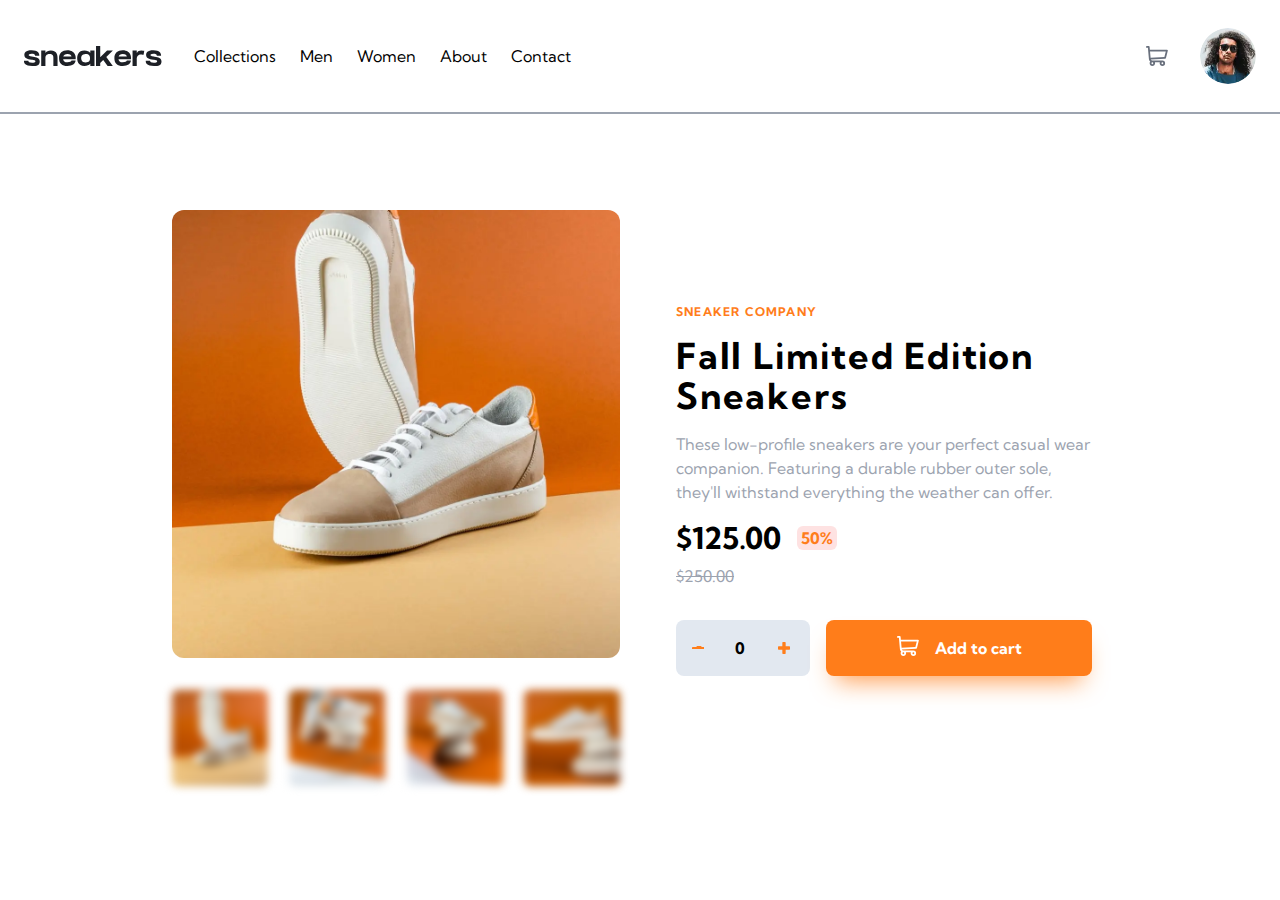
<file: index.html>
<!DOCTYPE html>
<html lang="en">

<head>
    <meta charset="UTF-8">
    <meta http-equiv="X-UA-Compatible" content="IE=edge">
    <meta name="viewport" content="width=device-width, initial-scale=1.0">
    <title>Ecommerce Product</title>
    <link rel="stylesheet" href="css/output.css">
    <script src="scripts/app.js" defer></script>
</head>

<body class="bg-white max-w-screen-2xl mx-auto">
    <div id="carousel-global"
        class="grid place-items-center content-center row-auto w-screen h-screen absolute top-0 left-0 z-30 before:shadow-3xl hidden">
        <div class="relative flex flex-col gap-6">
            <button id="btn-close-global" type="button" class="btn-close-carousel self-end scale-150">
                <svg width="14" height="15" xmlns="http://www.w3.org/2000/svg">
                    <path class="path-svg"
                        d="m11.596.782 2.122 2.122L9.12 7.499l4.597 4.597-2.122 2.122L7 9.62l-4.595 4.597-2.122-2.122L4.878 7.5.282 2.904 2.404.782l4.595 4.596L11.596.782Z"
                        fill="#69707D" fill-rule="evenodd" />
                </svg>
            </button>
            <div class="relative w-544 h-544">
                <div class="carousel relative overflow-x-hidden rounded-2xl">
                    <div class="carousel-inner relative w-full flex transition-all ease-in-out duration-500">
                        <img src="assets/images/image-product-4.webp" class="w-full" alt="">
                        <img src="assets/images/image-product-1.webp" class="w-full" alt="">
                        <img src="assets/images/image-product-2.webp" class="w-full" alt="">
                        <img src="assets/images/image-product-3.webp" class="w-full" alt="">
                        <img src="assets/images/image-product-4.webp" class="w-full" alt="">
                        <img src="assets/images/image-product-1.webp" class="w-full" alt="">
                    </div>
                </div>
                <div class="top-0 left-0 flex justify-between items-center w-full h-full absolute">
                    <button
                        class="btn-prev btn-controller-carousel w-14 h-14 rounded-full grid place-items-center -left-7 absolute bg-white">
                        <svg width="12" height="18" xmlns="http://www.w3.org/2000/svg">
                            <path class="path-svg" d="M11 1 3 9l8 8" stroke="#1D2026" stroke-width="3" fill="none"
                                fill-rule="evenodd" />
                        </svg>
                    </button>
                    <button
                        class="btn-next btn-controller-carousel w-14 h-14 rounded-full grid place-items-center -right-7 absolute bg-white">
                        <svg width="13" height="18" xmlns="http://www.w3.org/2000/svg">
                            <path class="path-svg" d="m2 1 8 8-8 8" stroke="#1D2026" stroke-width="3" fill="none"
                                fill-rule="evenodd" />
                        </svg>
                    </button>
                </div>
            </div>
            <div class="flex flex-row justify-center gap-7 mt-4">
                <button type="button" class="btn-img-thumbnail item-product-global">
                    <img src="assets/images/image-product-1-thumbnail.webp" alt="">
                </button>
                <button type="button" class="btn-img-thumbnail item-product-global">
                    <img src="assets/images/image-product-2-thumbnail.webp" alt="">
                </button>
                <button type="button" class="btn-img-thumbnail item-product-global">
                    <img src="assets/images/image-product-3-thumbnail.webp" alt="">
                </button>
                <button type="button" class="btn-img-thumbnail item-product-global">
                    <img src="assets/images/image-product-4-thumbnail.webp" alt="">
                </button>
            </div>
        </div>
    </div>
    <header
        class="relative bg-white flex justify-between items-center p-6 md:border-gray-400 md:border-b-2 md:border-solid">
        <div class="flex items-center gap-4 md:gap-8 md:h-16">
            <button class="md:hidden" type="button" id="button-menu-navbar-mobile">
                <svg width="16" height="15" xmlns="http://www.w3.org/2000/svg">
                    <path d="M16 12v3H0v-3h16Zm0-6v3H0V6h16Zm0-6v3H0V0h16Z" fill="#69707D" fill-rule="evenodd" />
                </svg>
            </button>
            <svg width="138" height="20" xmlns="http://www.w3.org/2000/svg">
                <path
                    d="M8.217 20c4.761 0 7.519-.753 7.519-4.606 0-3.4-3.38-4.172-6.66-4.682l-.56-.085-.279-.041-.35-.053c-2.7-.405-3.18-.788-3.18-1.471 0-.478.49-1.331 2.843-1.331 2.455 0 3.493.647 3.493 1.87v.134h4.281v-.133c0-2.389-1.35-5.238-7.774-5.238-5.952 0-7.201 2.584-7.201 4.752 0 3.097 2.763 4.086 7.223 4.675.21.028.433.054.659.081 1.669.197 3.172.42 3.172 1.585 0 1.01-1.615 1.222-3.298 1.222-2.797 0-3.784-.593-3.784-1.92v-.134H.002L0 14.926v.317c.008.79.118 1.913 1.057 2.862C2.303 19.362 4.712 20 8.217 20Zm13.21 0v-7.49c0-2.104.547-4.423 4.176-4.423 3.915 0 3.778 2.777 3.768 4.042V20h4.18v-7.768c0-2.264-.176-7.766-6.732-7.766-2.778 0-4.192.911-5.195 2.28h-.197V4.467H17.22V20h4.207Zm21.959 0c5.094 0 7.787-2.07 8.217-5.405H47.53c-.386 1.02-1.63 1.72-4.143 1.72-2.721 0-3.962-1.03-4.25-3.106h12.527c.24-2.13-.029-5.417-3.026-7.44v.005c-1.312-.915-3.056-1.465-5.251-1.465-5.24 0-8.336 2.772-8.336 7.845 0 5.17 3.02 7.846 8.336 7.846Zm4.099-9.574h-8.188c.486-1.574 1.764-2.431 4.089-2.431 2.994 0 3.755 1.267 4.099 2.431ZM70.499 20V4.457H66.29V6.74h-.176c-1.053-1.377-2.809-2.283-5.677-2.283-6.433 0-7.225 5.293-7.253 7.635v.137c0 2.092.732 7.771 7.241 7.771 2.914 0 4.684-.818 5.734-2.169h.131V20H70.5Zm-8.854-3.623c-3.996 0-4.447-3.032-4.447-4.148 0-1.21.426-4.148 4.455-4.148 3.631 0 4.374 2.044 4.374 4.148 0 2.35-.742 4.148-4.382 4.148ZM88.826 20l-6.529-9.045 6.588-6.488h-5.827l-6.836 6.756V0h-4.187v19.954h4.187V16.94l3.02-2.976L83.6 20h5.226Zm9.9 0c5.094 0 7.786-2.07 8.217-5.405h-4.074c-.387 1.02-1.63 1.72-4.143 1.72-2.721 0-3.962-1.03-4.25-3.106h12.527c.24-2.13-.029-5.417-3.026-7.44v.005c-1.312-.915-3.057-1.465-5.251-1.465-5.24 0-8.336 2.772-8.336 7.845 0 5.17 3.02 7.846 8.336 7.846Zm4.098-9.574h-8.187c.485-1.574 1.763-2.431 4.089-2.431 2.994 0 3.755 1.267 4.098 2.431ZM112.76 20v-6.97c0-2.103.931-4.542 4.05-4.542 1.33 0 2.393.236 2.785.346l.67-3.976c-.728-.16-1.626-.392-2.757-.392-2.665 0-3.622.794-4.486 2.282h-.262V4.466h-4.21V20h4.21Zm17.221 0c4.761 0 7.519-.753 7.519-4.606 0-3.4-3.38-4.172-6.66-4.682l-.56-.085-.279-.041-.349-.053c-2.701-.405-3.181-.788-3.181-1.471 0-.478.49-1.331 2.843-1.331 2.455 0 3.493.647 3.493 1.87v.134h4.282v-.133c0-2.389-1.35-5.238-7.775-5.238-5.952 0-7.201 2.584-7.201 4.752 0 3.097 2.763 4.086 7.224 4.675.21.028.432.054.658.081 1.669.197 3.172.42 3.172 1.585 0 1.01-1.615 1.222-3.298 1.222-2.796 0-3.784-.593-3.784-1.92v-.134h-4.319l-.001.301v.317c.008.79.117 1.913 1.056 2.862 1.246 1.257 3.655 1.895 7.16 1.895Z"
                    fill="#1D2026" fill-rule="nonzero" />
            </svg>
            <nav class="hidden md:block">
                <ul class="flex gap-3 flex-row font-kumbh-regular capitalize md:gap-6">
                    <li>
                        <a class="link-navbar" href="#">collections</a>
                    </li>
                    <li>
                        <a class="link-navbar" href="#">men</a>
                    </li>
                    <li>
                        <a class="link-navbar" href="#">women</a>
                    </li>
                    <li>
                        <a class="link-navbar" href="#">about</a>
                    </li>
                    <li>
                        <a class="link-navbar" href="#">contact</a>
                    </li>
                </ul>
            </nav>
        </div>
        <div class="flex items-center gap-4 md:gap-8">
            <button id="icon-cart-header" type="button">
                <span
                    class="text-white inline-block bg-orange rounded-full absolute -top-3.5 -right-3.5 px-3 scale-75 hidden">0</span>
                <svg width="22" height="20" xmlns="http://www.w3.org/2000/svg">
                    <path
                        d="M20.925 3.641H3.863L3.61.816A.896.896 0 0 0 2.717 0H.897a.896.896 0 1 0 0 1.792h1l1.031 11.483c.073.828.52 1.726 1.291 2.336C2.83 17.385 4.099 20 6.359 20c1.875 0 3.197-1.87 2.554-3.642h4.905c-.642 1.77.677 3.642 2.555 3.642a2.72 2.72 0 0 0 2.717-2.717 2.72 2.72 0 0 0-2.717-2.717H6.365c-.681 0-1.274-.41-1.53-1.009l14.321-.842a.896.896 0 0 0 .817-.677l1.821-7.283a.897.897 0 0 0-.87-1.114ZM6.358 18.208a.926.926 0 0 1 0-1.85.926.926 0 0 1 0 1.85Zm10.015 0a.926.926 0 0 1 0-1.85.926.926 0 0 1 0 1.85Zm2.021-7.243-13.8.81-.57-6.341h15.753l-1.383 5.53Z"
                        fill="#69707D" fill-rule="nonzero" />
                </svg>
            </button>
            <img class="rounded-full w-6 object-scale-down md:cursor-pointer md:w-14 md:hover:outline-4 md:hover:outline-orange md:hover:outline"
                src="assets/images/image-avatar.webp" alt="">
        </div>
        <div id="cart-card"
            class="shadow-cart-card flex flex-col rounded-lg bg-white absolute right-0 top-20 w-screen scale-95 z-30 md:w-96 md:right-8 md:top-24 md:scale-100 hidden">
            <h3 class="p-4 capitalize font-kumbh-bold">cart</h3>
            <span class="w-full border-gray-400 border-t-2 border-solid"></span>
            <div class="p-4 flex flex-col gap-4 rounded-lg hidden">
                <div class="flex justify-between items-center">
                    <img class="w-14 rounded-lg object-scale-down" src="assets/images/image-product-1-thumbnail.webp"
                        alt="">
                    <div>
                        <p class="text-lg text-gray-400 capitalize">fall limited edition
                            sneakers</p>
                        <div class="flex gap-2">
                            <span class="text-gray-400 font-kumbh-regular">$125.00 x <span>3</span></span>
                            <span class="font-kumbh-bold">$375.00</span>
                        </div>
                    </div>
                    <svg width="14" height="16" xmlns="http://www.w3.org/2000/svg"
                        xmlns:xlink="http://www.w3.org/1999/xlink">
                        <defs>
                            <path
                                d="M0 2.625V1.75C0 1.334.334 1 .75 1h3.5l.294-.584A.741.741 0 0 1 5.213 0h3.571a.75.75 0 0 1 .672.416L9.75 1h3.5c.416 0 .75.334.75.75v.875a.376.376 0 0 1-.375.375H.375A.376.376 0 0 1 0 2.625Zm13 1.75V14.5a1.5 1.5 0 0 1-1.5 1.5h-9A1.5 1.5 0 0 1 1 14.5V4.375C1 4.169 1.169 4 1.375 4h11.25c.206 0 .375.169.375.375ZM4.5 6.5c0-.275-.225-.5-.5-.5s-.5.225-.5.5v7c0 .275.225.5.5.5s.5-.225.5-.5v-7Zm3 0c0-.275-.225-.5-.5-.5s-.5.225-.5.5v7c0 .275.225.5.5.5s.5-.225.5-.5v-7Zm3 0c0-.275-.225-.5-.5-.5s-.5.225-.5.5v7c0 .275.225.5.5.5s.5-.225.5-.5v-7Z"
                                id="a" />
                        </defs>
                        <use fill="#C3CAD9" fill-rule="nonzero" xlink:href="#a" />
                    </svg>
                </div>
                <button type="button"
                    class="rounded-xl py-4 w-full bg-orange capitalize font-kumbh-bold text-white">checkout</button>
            </div>
            <div class="grid place-items-center w-full h-44">
                <p class="first-letter:capitalize text-gray-400 font-kumbh-bold">your cart is empty.</p>
            </div>
        </div>
    </header>
    <div class="h-screen w-3/4 flex gap-10 flex-col fixed top-0 left-0 bg-white transition-transform -translate-x-full p-6 z-50 md:hidden"
        id="container-hidden-navbar-mobile">
        <button class="self-start" type="button" id="button-close-navbar-mobile">
            <svg width="14" height="15" xmlns="http://www.w3.org/2000/svg">
                <path
                    d="m11.596.782 2.122 2.122L9.12 7.499l4.597 4.597-2.122 2.122L7 9.62l-4.595 4.597-2.122-2.122L4.878 7.5.282 2.904 2.404.782l4.595 4.596L11.596.782Z"
                    fill="#69707D" fill-rule="evenodd" />
            </svg>
        </button>
        <nav>
            <ul class="flex gap-3 flex-col font-kumbh-bold capitalize text-lg">
                <li>
                    <a href="#">collections</a>
                </li>
                <li>
                    <a href="#">men</a>
                </li>
                <li>
                    <a href="#">women</a>
                </li>
                <li>
                    <a href="#">about</a>
                </li>
                <li>
                    <a href="#">contact</a>
                </li>
            </ul>
        </nav>
    </div>
    <main class="relative w-full md:flex md:flex-row md:gap-10 md:px-10 md:py-24 justify-center">
        <div class="carousel relative overflow-hidden w-full h-full md:hidden">
            <div class="carousel-inner relative w-full flex transition-all ease-in-out duration-500">
                <img src="assets/images/image-product-4.webp" class="w-full" alt="">
                <img src="assets/images/image-product-1.webp" class="w-full" alt="">
                <img src="assets/images/image-product-2.webp" class="w-full" alt="">
                <img src="assets/images/image-product-3.webp" class="w-full" alt="">
                <img src="assets/images/image-product-4.webp" class="w-full" alt="">
                <img src="assets/images/image-product-1.webp" class="w-full" alt="">
            </div>
            <div class="top-0 left-0 flex justify-between items-center w-full h-full absolute">
                <button class="btn-prev w-10 h-10 rounded-full grid place-items-center left-4 absolute bg-white">
                    <svg width="12" height="18" xmlns="http://www.w3.org/2000/svg">
                        <path d="M11 1 3 9l8 8" stroke="#1D2026" stroke-width="3" fill="none" fill-rule="evenodd" />
                    </svg>
                </button>
                <button class="btn-next w-10 h-10 rounded-full grid place-items-center right-4 absolute bg-white">
                    <svg width="13" height="18" xmlns="http://www.w3.org/2000/svg">
                        <path d="m2 1 8 8-8 8" stroke="#1D2026" stroke-width="3" fill="none" fill-rule="evenodd" />
                    </svg>
                </button>
            </div>
        </div>
        <!-- testing -->
        <div class="hidden md:flex flex-col gap-8">
            <div id="product-image-desktop" class="w-448 h-448 rounded-xl bg-product-1 bg-cover cursor-pointer"></div>
            <div class="flex flex-row justify-between w-full">
                <button type="button" class="btn-img-thumbnail item-product-desktop">
                    <img src="assets/images/image-product-1-thumbnail.webp" alt="">
                </button>
                <button type="button" class="btn-img-thumbnail item-product-desktop">
                    <img src="assets/images/image-product-2-thumbnail.webp" alt="">
                </button>
                <button type="button" class="btn-img-thumbnail item-product-desktop">
                    <img src="assets/images/image-product-3-thumbnail.webp" alt="">
                </button>
                <button type="button" class="btn-img-thumbnail item-product-desktop">
                    <img src="assets/images/image-product-4-thumbnail.webp" alt="">
                </button>
            </div>
        </div>
        <div class="p-4 relative flex flex-col gap-4 mb-20 md:max-w-md md:m-0 md:self-center">
            <h2 class="tracking-widest uppercase font-kumbh-bold text-orange text-xs">sneaker company</h2>
            <h1 class="capitalize font-kumbh-bold tracking-wider text-2xl md:text-4xl">fall limited edition sneakers
            </h1>
            <p class="font-kumbh-regular first-letter:capitalize text-gray-400">these low-profile sneakers are your
                perfect casual wear companion. <span class="capitalize">featuring</span> a durable rubber outer sole,
                they'll withstand everything the weather can offer.
            </p>
            <div class="w-full flex justify-between items-center md:flex-col md:items-start md:gap-2">
                <div class="flex gap-4 items-center">
                    <p class="text-3xl font-kumbh-bold">$125.00</p>
                    <span class=" bg-red-100 px-1 rounded-md text-orange font-kumbh-bold">50%</span>
                </div>
                <span class="text-gray-400 line-through font-kumbh-regular">$250.00</span>
            </div>
            <div class="md:flex md:flex-row items-center gap-4">
                <div class="flex justify-between items-center p-4 my-4 bg-slate-200 rounded-lg md:w-1/3">
                    <button type="button" class="w-4 h-4 md:hover:opacity-50">
                        <svg width="12" height="4" xmlns="http://www.w3.org/2000/svg"
                            xmlns:xlink="http://www.w3.org/1999/xlink">
                            <defs>
                                <path
                                    d="M11.357 3.332A.641.641 0 0 0 12 2.69V.643A.641.641 0 0 0 11.357 0H.643A.641.641 0 0 0 0 .643v2.046c0 .357.287.643.643.643h10.714Z" />
                            </defs>
                            <use fill="#FF7E1B" fill-rule="nonzero" xlink:href="#a" />
                        </svg>
                    </button>
                    <span class="font-kumbh-bold w-4" id="amount-product">0</span>
                    <button type="button" class="w-4 h-4 md:hover:opacity-50">
                        <svg width="12" height="12" xmlns="http://www.w3.org/2000/svg"
                            xmlns:xlink="http://www.w3.org/1999/xlink">
                            <defs>
                                <path
                                    d="M12 7.023V4.977a.641.641 0 0 0-.643-.643h-3.69V.643A.641.641 0 0 0 7.022 0H4.977a.641.641 0 0 0-.643.643v3.69H.643A.641.641 0 0 0 0 4.978v2.046c0 .356.287.643.643.643h3.69v3.691c0 .356.288.643.644.643h2.046a.641.641 0 0 0 .643-.643v-3.69h3.691A.641.641 0 0 0 12 7.022Z"
                                    id="b" />
                            </defs>
                            <use fill="#FF7E1B" fill-rule="nonzero" xlink:href="#b" />
                        </svg>
                    </button>
                </div>
                <button
                    class="w-full shadow-add-to-cart-btn flex justify-center gap-4 bg-orange py-4 rounded-lg md:w-2/3 md:hover:opacity-50"
                    id="add-to-cart">
                    <svg width="22" height="20" xmlns="http://www.w3.org/2000/svg">
                        <path class="fill-white"
                            d="M20.925 3.641H3.863L3.61.816A.896.896 0 0 0 2.717 0H.897a.896.896 0 1 0 0 1.792h1l1.031 11.483c.073.828.52 1.726 1.291 2.336C2.83 17.385 4.099 20 6.359 20c1.875 0 3.197-1.87 2.554-3.642h4.905c-.642 1.77.677 3.642 2.555 3.642a2.72 2.72 0 0 0 2.717-2.717 2.72 2.72 0 0 0-2.717-2.717H6.365c-.681 0-1.274-.41-1.53-1.009l14.321-.842a.896.896 0 0 0 .817-.677l1.821-7.283a.897.897 0 0 0-.87-1.114ZM6.358 18.208a.926.926 0 0 1 0-1.85.926.926 0 0 1 0 1.85Zm10.015 0a.926.926 0 0 1 0-1.85.926.926 0 0 1 0 1.85Zm2.021-7.243-13.8.81-.57-6.341h15.753l-1.383 5.53Z"
                            fill="#69707D" fill-rule="nonzero" />
                    </svg>
                    <span class="first-letter:capitalize text-white font-kumbh-bold">add to cart</span>
                </button>
            </div>
        </div>
    </main>
</body>

</html>
</file>
<file: css/output.css>
/*
! tailwindcss v3.3.2 | MIT License | https://tailwindcss.com
*/

/*
1. Prevent padding and border from affecting element width. (https://github.com/mozdevs/cssremedy/issues/4)
2. Allow adding a border to an element by just adding a border-width. (https://github.com/tailwindcss/tailwindcss/pull/116)
*/

*,
::before,
::after {
  box-sizing: border-box;
  /* 1 */
  border-width: 0;
  /* 2 */
  border-style: solid;
  /* 2 */
  border-color: #e5e7eb;
  /* 2 */
}

::before,
::after {
  --tw-content: '';
}

/*
1. Use a consistent sensible line-height in all browsers.
2. Prevent adjustments of font size after orientation changes in iOS.
3. Use a more readable tab size.
4. Use the user's configured `sans` font-family by default.
5. Use the user's configured `sans` font-feature-settings by default.
6. Use the user's configured `sans` font-variation-settings by default.
*/

html {
  line-height: 1.5;
  /* 1 */
  -webkit-text-size-adjust: 100%;
  /* 2 */
  -moz-tab-size: 4;
  /* 3 */
  -o-tab-size: 4;
     tab-size: 4;
  /* 3 */
  font-family: ui-sans-serif, system-ui, -apple-system, BlinkMacSystemFont, "Segoe UI", Roboto, "Helvetica Neue", Arial, "Noto Sans", sans-serif, "Apple Color Emoji", "Segoe UI Emoji", "Segoe UI Symbol", "Noto Color Emoji";
  /* 4 */
  font-feature-settings: normal;
  /* 5 */
  font-variation-settings: normal;
  /* 6 */
}

/*
1. Remove the margin in all browsers.
2. Inherit line-height from `html` so users can set them as a class directly on the `html` element.
*/

body {
  margin: 0;
  /* 1 */
  line-height: inherit;
  /* 2 */
}

/*
1. Add the correct height in Firefox.
2. Correct the inheritance of border color in Firefox. (https://bugzilla.mozilla.org/show_bug.cgi?id=190655)
3. Ensure horizontal rules are visible by default.
*/

hr {
  height: 0;
  /* 1 */
  color: inherit;
  /* 2 */
  border-top-width: 1px;
  /* 3 */
}

/*
Add the correct text decoration in Chrome, Edge, and Safari.
*/

abbr:where([title]) {
  -webkit-text-decoration: underline dotted;
          text-decoration: underline dotted;
}

/*
Remove the default font size and weight for headings.
*/

h1,
h2,
h3,
h4,
h5,
h6 {
  font-size: inherit;
  font-weight: inherit;
}

/*
Reset links to optimize for opt-in styling instead of opt-out.
*/

a {
  color: inherit;
  text-decoration: inherit;
}

/*
Add the correct font weight in Edge and Safari.
*/

b,
strong {
  font-weight: bolder;
}

/*
1. Use the user's configured `mono` font family by default.
2. Correct the odd `em` font sizing in all browsers.
*/

code,
kbd,
samp,
pre {
  font-family: ui-monospace, SFMono-Regular, Menlo, Monaco, Consolas, "Liberation Mono", "Courier New", monospace;
  /* 1 */
  font-size: 1em;
  /* 2 */
}

/*
Add the correct font size in all browsers.
*/

small {
  font-size: 80%;
}

/*
Prevent `sub` and `sup` elements from affecting the line height in all browsers.
*/

sub,
sup {
  font-size: 75%;
  line-height: 0;
  position: relative;
  vertical-align: baseline;
}

sub {
  bottom: -0.25em;
}

sup {
  top: -0.5em;
}

/*
1. Remove text indentation from table contents in Chrome and Safari. (https://bugs.chromium.org/p/chromium/issues/detail?id=999088, https://bugs.webkit.org/show_bug.cgi?id=201297)
2. Correct table border color inheritance in all Chrome and Safari. (https://bugs.chromium.org/p/chromium/issues/detail?id=935729, https://bugs.webkit.org/show_bug.cgi?id=195016)
3. Remove gaps between table borders by default.
*/

table {
  text-indent: 0;
  /* 1 */
  border-color: inherit;
  /* 2 */
  border-collapse: collapse;
  /* 3 */
}

/*
1. Change the font styles in all browsers.
2. Remove the margin in Firefox and Safari.
3. Remove default padding in all browsers.
*/

button,
input,
optgroup,
select,
textarea {
  font-family: inherit;
  /* 1 */
  font-size: 100%;
  /* 1 */
  font-weight: inherit;
  /* 1 */
  line-height: inherit;
  /* 1 */
  color: inherit;
  /* 1 */
  margin: 0;
  /* 2 */
  padding: 0;
  /* 3 */
}

/*
Remove the inheritance of text transform in Edge and Firefox.
*/

button,
select {
  text-transform: none;
}

/*
1. Correct the inability to style clickable types in iOS and Safari.
2. Remove default button styles.
*/

button,
[type='button'],
[type='reset'],
[type='submit'] {
  -webkit-appearance: button;
  /* 1 */
  background-color: transparent;
  /* 2 */
  background-image: none;
  /* 2 */
}

/*
Use the modern Firefox focus style for all focusable elements.
*/

:-moz-focusring {
  outline: auto;
}

/*
Remove the additional `:invalid` styles in Firefox. (https://github.com/mozilla/gecko-dev/blob/2f9eacd9d3d995c937b4251a5557d95d494c9be1/layout/style/res/forms.css#L728-L737)
*/

:-moz-ui-invalid {
  box-shadow: none;
}

/*
Add the correct vertical alignment in Chrome and Firefox.
*/

progress {
  vertical-align: baseline;
}

/*
Correct the cursor style of increment and decrement buttons in Safari.
*/

::-webkit-inner-spin-button,
::-webkit-outer-spin-button {
  height: auto;
}

/*
1. Correct the odd appearance in Chrome and Safari.
2. Correct the outline style in Safari.
*/

[type='search'] {
  -webkit-appearance: textfield;
  /* 1 */
  outline-offset: -2px;
  /* 2 */
}

/*
Remove the inner padding in Chrome and Safari on macOS.
*/

::-webkit-search-decoration {
  -webkit-appearance: none;
}

/*
1. Correct the inability to style clickable types in iOS and Safari.
2. Change font properties to `inherit` in Safari.
*/

::-webkit-file-upload-button {
  -webkit-appearance: button;
  /* 1 */
  font: inherit;
  /* 2 */
}

/*
Add the correct display in Chrome and Safari.
*/

summary {
  display: list-item;
}

/*
Removes the default spacing and border for appropriate elements.
*/

blockquote,
dl,
dd,
h1,
h2,
h3,
h4,
h5,
h6,
hr,
figure,
p,
pre {
  margin: 0;
}

fieldset {
  margin: 0;
  padding: 0;
}

legend {
  padding: 0;
}

ol,
ul,
menu {
  list-style: none;
  margin: 0;
  padding: 0;
}

/*
Prevent resizing textareas horizontally by default.
*/

textarea {
  resize: vertical;
}

/*
1. Reset the default placeholder opacity in Firefox. (https://github.com/tailwindlabs/tailwindcss/issues/3300)
2. Set the default placeholder color to the user's configured gray 400 color.
*/

input::-moz-placeholder, textarea::-moz-placeholder {
  opacity: 1;
  /* 1 */
  color: #9ca3af;
  /* 2 */
}

input::placeholder,
textarea::placeholder {
  opacity: 1;
  /* 1 */
  color: #9ca3af;
  /* 2 */
}

/*
Set the default cursor for buttons.
*/

button,
[role="button"] {
  cursor: pointer;
}

/*
Make sure disabled buttons don't get the pointer cursor.
*/

:disabled {
  cursor: default;
}

/*
1. Make replaced elements `display: block` by default. (https://github.com/mozdevs/cssremedy/issues/14)
2. Add `vertical-align: middle` to align replaced elements more sensibly by default. (https://github.com/jensimmons/cssremedy/issues/14#issuecomment-634934210)
   This can trigger a poorly considered lint error in some tools but is included by design.
*/

img,
svg,
video,
canvas,
audio,
iframe,
embed,
object {
  display: block;
  /* 1 */
  vertical-align: middle;
  /* 2 */
}

/*
Constrain images and videos to the parent width and preserve their intrinsic aspect ratio. (https://github.com/mozdevs/cssremedy/issues/14)
*/

img,
video {
  max-width: 100%;
  height: auto;
}

/* Make elements with the HTML hidden attribute stay hidden by default */

[hidden] {
  display: none;
}

*, ::before, ::after {
  --tw-border-spacing-x: 0;
  --tw-border-spacing-y: 0;
  --tw-translate-x: 0;
  --tw-translate-y: 0;
  --tw-rotate: 0;
  --tw-skew-x: 0;
  --tw-skew-y: 0;
  --tw-scale-x: 1;
  --tw-scale-y: 1;
  --tw-pan-x:  ;
  --tw-pan-y:  ;
  --tw-pinch-zoom:  ;
  --tw-scroll-snap-strictness: proximity;
  --tw-gradient-from-position:  ;
  --tw-gradient-via-position:  ;
  --tw-gradient-to-position:  ;
  --tw-ordinal:  ;
  --tw-slashed-zero:  ;
  --tw-numeric-figure:  ;
  --tw-numeric-spacing:  ;
  --tw-numeric-fraction:  ;
  --tw-ring-inset:  ;
  --tw-ring-offset-width: 0px;
  --tw-ring-offset-color: #fff;
  --tw-ring-color: rgb(59 130 246 / 0.5);
  --tw-ring-offset-shadow: 0 0 #0000;
  --tw-ring-shadow: 0 0 #0000;
  --tw-shadow: 0 0 #0000;
  --tw-shadow-colored: 0 0 #0000;
  --tw-blur:  ;
  --tw-brightness:  ;
  --tw-contrast:  ;
  --tw-grayscale:  ;
  --tw-hue-rotate:  ;
  --tw-invert:  ;
  --tw-saturate:  ;
  --tw-sepia:  ;
  --tw-drop-shadow:  ;
  --tw-backdrop-blur:  ;
  --tw-backdrop-brightness:  ;
  --tw-backdrop-contrast:  ;
  --tw-backdrop-grayscale:  ;
  --tw-backdrop-hue-rotate:  ;
  --tw-backdrop-invert:  ;
  --tw-backdrop-opacity:  ;
  --tw-backdrop-saturate:  ;
  --tw-backdrop-sepia:  ;
}

::backdrop {
  --tw-border-spacing-x: 0;
  --tw-border-spacing-y: 0;
  --tw-translate-x: 0;
  --tw-translate-y: 0;
  --tw-rotate: 0;
  --tw-skew-x: 0;
  --tw-skew-y: 0;
  --tw-scale-x: 1;
  --tw-scale-y: 1;
  --tw-pan-x:  ;
  --tw-pan-y:  ;
  --tw-pinch-zoom:  ;
  --tw-scroll-snap-strictness: proximity;
  --tw-gradient-from-position:  ;
  --tw-gradient-via-position:  ;
  --tw-gradient-to-position:  ;
  --tw-ordinal:  ;
  --tw-slashed-zero:  ;
  --tw-numeric-figure:  ;
  --tw-numeric-spacing:  ;
  --tw-numeric-fraction:  ;
  --tw-ring-inset:  ;
  --tw-ring-offset-width: 0px;
  --tw-ring-offset-color: #fff;
  --tw-ring-color: rgb(59 130 246 / 0.5);
  --tw-ring-offset-shadow: 0 0 #0000;
  --tw-ring-shadow: 0 0 #0000;
  --tw-shadow: 0 0 #0000;
  --tw-shadow-colored: 0 0 #0000;
  --tw-blur:  ;
  --tw-brightness:  ;
  --tw-contrast:  ;
  --tw-grayscale:  ;
  --tw-hue-rotate:  ;
  --tw-invert:  ;
  --tw-saturate:  ;
  --tw-sepia:  ;
  --tw-drop-shadow:  ;
  --tw-backdrop-blur:  ;
  --tw-backdrop-brightness:  ;
  --tw-backdrop-contrast:  ;
  --tw-backdrop-grayscale:  ;
  --tw-backdrop-hue-rotate:  ;
  --tw-backdrop-invert:  ;
  --tw-backdrop-opacity:  ;
  --tw-backdrop-saturate:  ;
  --tw-backdrop-sepia:  ;
}

.btn-controller-carousel:hover .path-svg {
  stroke: hsl(26, 100%, 55%);
}

.btn-close-carousel .path-svg {
  fill: #fff;
}

.btn-close-carousel:hover .path-svg {
  fill: hsl(26, 100%, 55%);
}

.btn-img-thumbnail {
  width: 6rem;
  overflow: hidden;
  border-radius: 0.375rem;
  --tw-blur: blur(4px);
  filter: var(--tw-blur) var(--tw-brightness) var(--tw-contrast) var(--tw-grayscale) var(--tw-hue-rotate) var(--tw-invert) var(--tw-saturate) var(--tw-sepia) var(--tw-drop-shadow);
  transition-property: all;
  transition-timing-function: cubic-bezier(0.4, 0, 0.2, 1);
  transition-duration: 300ms;
}

.btn-img-thumbnail:hover {
  cursor: pointer;
  --tw-blur: blur(0);
  filter: var(--tw-blur) var(--tw-brightness) var(--tw-contrast) var(--tw-grayscale) var(--tw-hue-rotate) var(--tw-invert) var(--tw-saturate) var(--tw-sepia) var(--tw-drop-shadow);
}

.btn-img-thumbnail:focus {
  outline-style: solid;
  outline-width: 4px;
  outline-color: hsl(26, 100%, 55%);
  --tw-blur: blur(0);
  filter: var(--tw-blur) var(--tw-brightness) var(--tw-contrast) var(--tw-grayscale) var(--tw-hue-rotate) var(--tw-invert) var(--tw-saturate) var(--tw-sepia) var(--tw-drop-shadow);
}

@media (min-width: 768px) {
  .link-navbar {
    position: relative;
    height: 100%;
  }

  .link-navbar:hover {
    font-family: kumbh-sans-bold;
  }

  .link-navbar:hover::after {
    position: absolute;
    left: 0px;
    bottom: -3rem;
    height: 0.25rem;
    width: 100%;
    content: var(--tw-content);
    --tw-bg-opacity: 1;
    background-color: hsl(26 100% 55% / var(--tw-bg-opacity));
  }
}

.fixed {
  position: fixed;
}

.absolute {
  position: absolute;
}

.relative {
  position: relative;
}

.-left-7 {
  left: -1.75rem;
}

.-right-3 {
  right: -0.75rem;
}

.-right-3\.5 {
  right: -0.875rem;
}

.-right-7 {
  right: -1.75rem;
}

.-top-3 {
  top: -0.75rem;
}

.-top-3\.5 {
  top: -0.875rem;
}

.left-0 {
  left: 0px;
}

.left-4 {
  left: 1rem;
}

.right-0 {
  right: 0px;
}

.right-4 {
  right: 1rem;
}

.top-0 {
  top: 0px;
}

.top-20 {
  top: 5rem;
}

.z-30 {
  z-index: 30;
}

.z-50 {
  z-index: 50;
}

.row-auto {
  grid-row: auto;
}

.mx-auto {
  margin-left: auto;
  margin-right: auto;
}

.my-4 {
  margin-top: 1rem;
  margin-bottom: 1rem;
}

.mb-20 {
  margin-bottom: 5rem;
}

.mt-4 {
  margin-top: 1rem;
}

.inline-block {
  display: inline-block;
}

.flex {
  display: flex;
}

.grid {
  display: grid;
}

.hidden {
  display: none;
}

.h-10 {
  height: 2.5rem;
}

.h-14 {
  height: 3.5rem;
}

.h-4 {
  height: 1rem;
}

.h-44 {
  height: 11rem;
}

.h-448 {
  height: 28rem;
}

.h-544 {
  height: 34rem;
}

.h-full {
  height: 100%;
}

.h-screen {
  height: 100vh;
}

.w-10 {
  width: 2.5rem;
}

.w-14 {
  width: 3.5rem;
}

.w-3\/4 {
  width: 75%;
}

.w-4 {
  width: 1rem;
}

.w-448 {
  width: 28rem;
}

.w-544 {
  width: 34rem;
}

.w-6 {
  width: 1.5rem;
}

.w-full {
  width: 100%;
}

.w-screen {
  width: 100vw;
}

.max-w-screen-2xl {
  max-width: 1536px;
}

.-translate-x-full {
  --tw-translate-x: -100%;
  transform: translate(var(--tw-translate-x), var(--tw-translate-y)) rotate(var(--tw-rotate)) skewX(var(--tw-skew-x)) skewY(var(--tw-skew-y)) scaleX(var(--tw-scale-x)) scaleY(var(--tw-scale-y));
}

.scale-150 {
  --tw-scale-x: 1.5;
  --tw-scale-y: 1.5;
  transform: translate(var(--tw-translate-x), var(--tw-translate-y)) rotate(var(--tw-rotate)) skewX(var(--tw-skew-x)) skewY(var(--tw-skew-y)) scaleX(var(--tw-scale-x)) scaleY(var(--tw-scale-y));
}

.scale-75 {
  --tw-scale-x: .75;
  --tw-scale-y: .75;
  transform: translate(var(--tw-translate-x), var(--tw-translate-y)) rotate(var(--tw-rotate)) skewX(var(--tw-skew-x)) skewY(var(--tw-skew-y)) scaleX(var(--tw-scale-x)) scaleY(var(--tw-scale-y));
}

.scale-95 {
  --tw-scale-x: .95;
  --tw-scale-y: .95;
  transform: translate(var(--tw-translate-x), var(--tw-translate-y)) rotate(var(--tw-rotate)) skewX(var(--tw-skew-x)) skewY(var(--tw-skew-y)) scaleX(var(--tw-scale-x)) scaleY(var(--tw-scale-y));
}

.cursor-pointer {
  cursor: pointer;
}

.flex-row {
  flex-direction: row;
}

.flex-col {
  flex-direction: column;
}

.place-items-center {
  place-items: center;
}

.content-center {
  align-content: center;
}

.items-center {
  align-items: center;
}

.justify-center {
  justify-content: center;
}

.justify-between {
  justify-content: space-between;
}

.gap-10 {
  gap: 2.5rem;
}

.gap-2 {
  gap: 0.5rem;
}

.gap-3 {
  gap: 0.75rem;
}

.gap-4 {
  gap: 1rem;
}

.gap-6 {
  gap: 1.5rem;
}

.gap-7 {
  gap: 1.75rem;
}

.gap-8 {
  gap: 2rem;
}

.self-start {
  align-self: flex-start;
}

.self-end {
  align-self: flex-end;
}

.overflow-hidden {
  overflow: hidden;
}

.overflow-x-hidden {
  overflow-x: hidden;
}

.rounded-2xl {
  border-radius: 1rem;
}

.rounded-full {
  border-radius: 9999px;
}

.rounded-lg {
  border-radius: 0.5rem;
}

.rounded-md {
  border-radius: 0.375rem;
}

.rounded-xl {
  border-radius: 0.75rem;
}

.border-t-2 {
  border-top-width: 2px;
}

.border-solid {
  border-style: solid;
}

.border-gray-400 {
  --tw-border-opacity: 1;
  border-color: rgb(156 163 175 / var(--tw-border-opacity));
}

.bg-orange {
  --tw-bg-opacity: 1;
  background-color: hsl(26 100% 55% / var(--tw-bg-opacity));
}

.bg-red-100 {
  --tw-bg-opacity: 1;
  background-color: rgb(254 226 226 / var(--tw-bg-opacity));
}

.bg-slate-200 {
  --tw-bg-opacity: 1;
  background-color: rgb(226 232 240 / var(--tw-bg-opacity));
}

.bg-white {
  --tw-bg-opacity: 1;
  background-color: rgb(255 255 255 / var(--tw-bg-opacity));
}

.bg-product-1 {
  background-image: url('../assets/images/image-product-1.webp');
}

.bg-product-2 {
  background-image: url('../assets/images/image-product-2.webp');
}

.bg-product-3 {
  background-image: url('../assets/images/image-product-3.webp');
}

.bg-product-4 {
  background-image: url('../assets/images/image-product-4.webp');
}

.bg-cover {
  background-size: cover;
}

.fill-white {
  fill: #fff;
}

.object-scale-down {
  -o-object-fit: scale-down;
     object-fit: scale-down;
}

.p-4 {
  padding: 1rem;
}

.p-6 {
  padding: 1.5rem;
}

.px-1 {
  padding-left: 0.25rem;
  padding-right: 0.25rem;
}

.px-3 {
  padding-left: 0.75rem;
  padding-right: 0.75rem;
}

.py-4 {
  padding-top: 1rem;
  padding-bottom: 1rem;
}

.font-kumbh-bold {
  font-family: kumbh-sans-bold;
}

.font-kumbh-regular {
  font-family: kumbh-sans-regular;
}

.text-2xl {
  font-size: 1.5rem;
  line-height: 2rem;
}

.text-3xl {
  font-size: 1.875rem;
  line-height: 2.25rem;
}

.text-lg {
  font-size: 1.125rem;
  line-height: 1.75rem;
}

.text-xs {
  font-size: 0.75rem;
  line-height: 1rem;
}

.uppercase {
  text-transform: uppercase;
}

.capitalize {
  text-transform: capitalize;
}

.tracking-wider {
  letter-spacing: 0.05em;
}

.tracking-widest {
  letter-spacing: 0.1em;
}

.text-gray-400 {
  --tw-text-opacity: 1;
  color: rgb(156 163 175 / var(--tw-text-opacity));
}

.text-orange {
  --tw-text-opacity: 1;
  color: hsl(26 100% 55% / var(--tw-text-opacity));
}

.text-white {
  --tw-text-opacity: 1;
  color: rgb(255 255 255 / var(--tw-text-opacity));
}

.line-through {
  text-decoration-line: line-through;
}

.shadow-add-to-cart-btn {
  --tw-shadow: 0 15px 25px -10px hsl(26, 100%, 55%, 0.75);
  --tw-shadow-colored: 0 15px 25px -10px var(--tw-shadow-color);
  box-shadow: var(--tw-ring-offset-shadow, 0 0 #0000), var(--tw-ring-shadow, 0 0 #0000), var(--tw-shadow);
}

.shadow-cart-card {
  --tw-shadow: 0 15px 25px -10px rgba(0,0,0,0.75);
  --tw-shadow-colored: 0 15px 25px -10px var(--tw-shadow-color);
  box-shadow: var(--tw-ring-offset-shadow, 0 0 #0000), var(--tw-ring-shadow, 0 0 #0000), var(--tw-shadow);
}

.transition-all {
  transition-property: all;
  transition-timing-function: cubic-bezier(0.4, 0, 0.2, 1);
  transition-duration: 150ms;
}

.transition-transform {
  transition-property: transform;
  transition-timing-function: cubic-bezier(0.4, 0, 0.2, 1);
  transition-duration: 150ms;
}

.duration-500 {
  transition-duration: 500ms;
}

.ease-in-out {
  transition-timing-function: cubic-bezier(0.4, 0, 0.2, 1);
}

@font-face {
  font-family: kumbh-sans-regular;

  src: url('../assets/fonts/KumbhSans-Regular.woff2')format('woff2'),
        url('../assets/fonts/KumbhSans-Regular.woff')format('woff'),
        url('../assets/fonts/KumbhSans-Regular.ttf')format('truetype');

  font-display: swap;
}

@font-face {
  font-family: kumbh-sans-bold;

  src: url('../assets/fonts/KumbhSans-Bold.woff2')format('woff2'),
        url('../assets/fonts/KumbhSans-Bold.woff')format('woff'),
        url('../assets/fonts/KumbhSans-Bold.ttf')format('truetype');

  font-display: swap;
}

.first-letter\:capitalize::first-letter {
  text-transform: capitalize;
}

.before\:shadow-3xl::before {
  content: var(--tw-content);
  --tw-shadow: 0 0 0 1000rem rgba(0, 0, 0, 0.75);
  --tw-shadow-colored: 0 0 0 1000rem var(--tw-shadow-color);
  box-shadow: var(--tw-ring-offset-shadow, 0 0 #0000), var(--tw-ring-shadow, 0 0 #0000), var(--tw-shadow);
}

@media (min-width: 768px) {
  .md\:right-8 {
    right: 2rem;
  }

  .md\:top-24 {
    top: 6rem;
  }

  .md\:m-0 {
    margin: 0px;
  }

  .md\:block {
    display: block;
  }

  .md\:flex {
    display: flex;
  }

  .md\:hidden {
    display: none;
  }

  .md\:h-16 {
    height: 4rem;
  }

  .md\:w-1\/3 {
    width: 33.333333%;
  }

  .md\:w-14 {
    width: 3.5rem;
  }

  .md\:w-2\/3 {
    width: 66.666667%;
  }

  .md\:w-96 {
    width: 24rem;
  }

  .md\:max-w-md {
    max-width: 28rem;
  }

  .md\:scale-100 {
    --tw-scale-x: 1;
    --tw-scale-y: 1;
    transform: translate(var(--tw-translate-x), var(--tw-translate-y)) rotate(var(--tw-rotate)) skewX(var(--tw-skew-x)) skewY(var(--tw-skew-y)) scaleX(var(--tw-scale-x)) scaleY(var(--tw-scale-y));
  }

  .md\:cursor-pointer {
    cursor: pointer;
  }

  .md\:flex-row {
    flex-direction: row;
  }

  .md\:flex-col {
    flex-direction: column;
  }

  .md\:items-start {
    align-items: flex-start;
  }

  .md\:gap-10 {
    gap: 2.5rem;
  }

  .md\:gap-2 {
    gap: 0.5rem;
  }

  .md\:gap-6 {
    gap: 1.5rem;
  }

  .md\:gap-8 {
    gap: 2rem;
  }

  .md\:self-center {
    align-self: center;
  }

  .md\:border-b-2 {
    border-bottom-width: 2px;
  }

  .md\:border-solid {
    border-style: solid;
  }

  .md\:border-gray-400 {
    --tw-border-opacity: 1;
    border-color: rgb(156 163 175 / var(--tw-border-opacity));
  }

  .md\:px-10 {
    padding-left: 2.5rem;
    padding-right: 2.5rem;
  }

  .md\:py-24 {
    padding-top: 6rem;
    padding-bottom: 6rem;
  }

  .md\:text-4xl {
    font-size: 2.25rem;
    line-height: 2.5rem;
  }

  .md\:hover\:opacity-50:hover {
    opacity: 0.5;
  }

  .md\:hover\:outline:hover {
    outline-style: solid;
  }

  .md\:hover\:outline-4:hover {
    outline-width: 4px;
  }

  .md\:hover\:outline-orange:hover {
    outline-color: hsl(26, 100%, 55%);
  }
}
</file>
